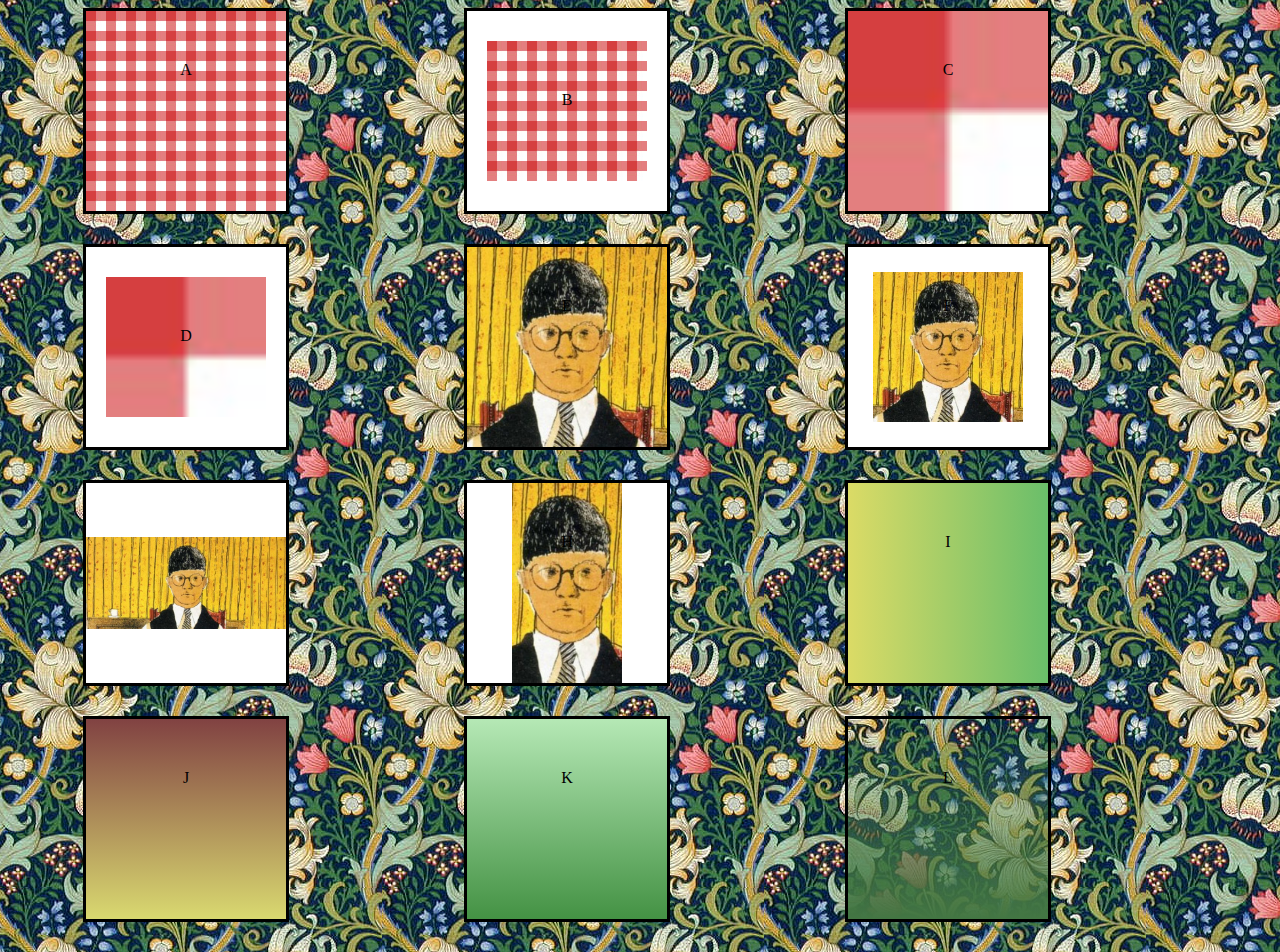
<file: index.html>
<!DOCTYPE html>
<html lang="en">
<head>
    <meta charset="UTF-8">
    <meta http-equiv="X-UA-Compatible" content="IE=edge">
    <meta name="viewport" content="width=device-width, initial-scale=1.0">
    <title>Document</title>
    <link rel="stylesheet" href="./style.css">
</head>
<body>
    <div id="divA">A</div>
    <div id="divB">
        <div class="backgroundB">
            B
        </div>
    </div>
    <div id="divC">C</div>
    <div id="divD">
        <div class="backgroundD">
            D
        </div>
    </div>
    <div id="divE">E</div>
    <div id="divF">
        F
    </div>
    <div id="divG"></div>
    <div id="divH">H</div>
    <div id="divI">I</div>
    <div id="divJ">J</div>
    <div id="divK">K</div>
    <div id="divL">L</div>
</body>
</html>
</file>
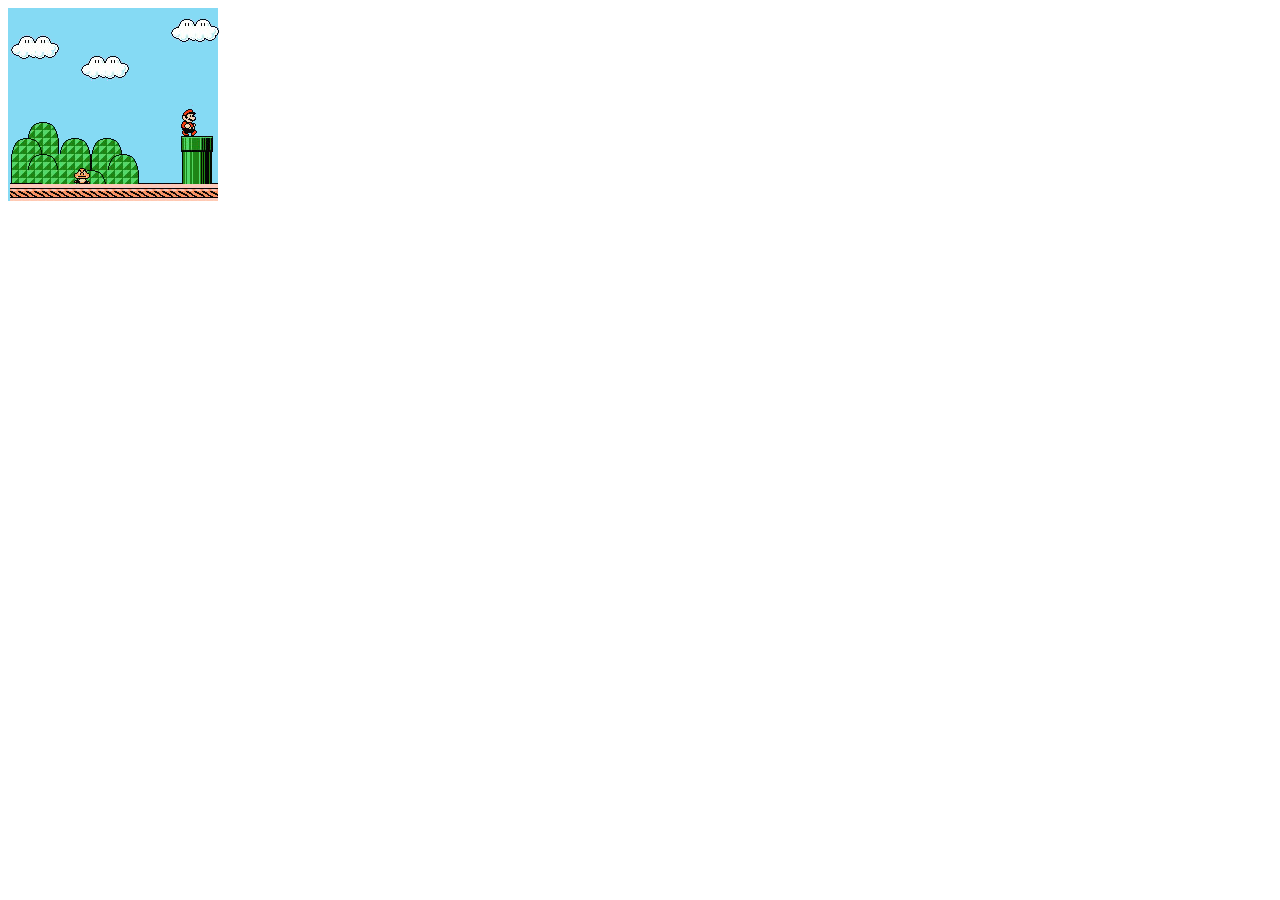
<file: ejercicio18/mario.html>
<!DOCTYPE html>
<html lang="en">
<head>
    <meta charset="UTF-8">
    <meta http-equiv="X-UA-Compatible" content="IE=edge">
    <meta name="viewport" content="width=device-width, initial-scale=1.0">
    <title>Document</title>
    <link rel="stylesheet" href="mario.css">
</head>
<body>
    <div class="general">
        <div class="arriba">
            <img src="../img/f03.png" alt="">
            <div class="medio">
                <img src="../img/f02.png" alt="">
                <div class="abajo">
                    <img src="../img/f01.png" alt="">
                </div>
            </div>
        </div>
    </div>
    <div class="medio2"></div>
    <div class="abajo3"></div>
</body>
</html>
</file>
<file: style.css>
body {
    background-image: url(./img/ac.jpg);
    background-repeat:repeat;
    color: black;
}

div {
    width: 200px;
    height: 150px;
    border: black solid 3px;
    float: left;
    background-color: white;
    margin-right: 100px;
    margin-left: 75px;
    margin-bottom: 30px;
    padding-top: 50px;
    text-align: center;
}

#divA {
    background: url(./img/back_mantel.jpg);
}

#divB {
    background-size: 150px;
    background-repeat: no-repeat;
    background-position: center;
}

.backgroundB {
    background-image: url(./img/back_mantel.jpg);
    height: 90px;
    width: 160px;
    margin-top: -20px;
    margin-left: 20px;
    border: none;
}

#divC {
    background-image: url(img/back_mantel.jpg);
    background-size: 200px;
}

.backgroundD {
    background-image: url(./img/back_mantel.jpg);
    height: 90px;
    width: 160px;
    margin-top: -20px;
    border: none;
    background-size: 160px;
    margin-left: 20px;
}

#divE {
    background-image: url(./img/dh.jpg);
    background-size: 200px;
}

#divF {
    background-image: url(./img/dh.jpg);
    background-size: 150px;
    background-repeat: no-repeat;
    background-position: center;
    
}

#divG {
    background-image: url(./img/dh_2.jpg);
    background-size: 200px;
    background-repeat: no-repeat;
    background-position: center;
}

#divH {
    background-image: url(./img/dh_3.jpg);
    background-size: 110px;
    background-repeat: no-repeat;
    background-position: center;
}

#divI {
    background: linear-gradient(
        to right,
        rgb(219, 219, 102) 0%,
        rgb(106, 190, 106) 100%
    );
}

#divJ {
    background: linear-gradient(
        to top,
        rgb(217, 217, 112) 0%,
        rgb(129, 66, 66) 100%
    );
}

#divK {
    background: linear-gradient(
        to bottom,
        rgb(181, 232, 181) 0%,
        rgb(68, 146, 68) 100%
    );
}

#divL {
    background: linear-gradient(
        to bottom,
        rgba(255, 255, 255, 0) 0%,
        rgb(67, 118, 67) 100%
    );
}
</file>
<file: ejercicio18/mario.css>
.general {
    width: 210px;
}

.abajo {
    margin-top: -19px;
    margin-left: 2px;
    background-image: url(../img/f01.png);
    background-repeat: repeat;
}

.medio{
}

.arriba{
    background-repeat: repeat;
    background-color: rgb(133, 218, 244);
    margin-left: 0px;
}
</file>
